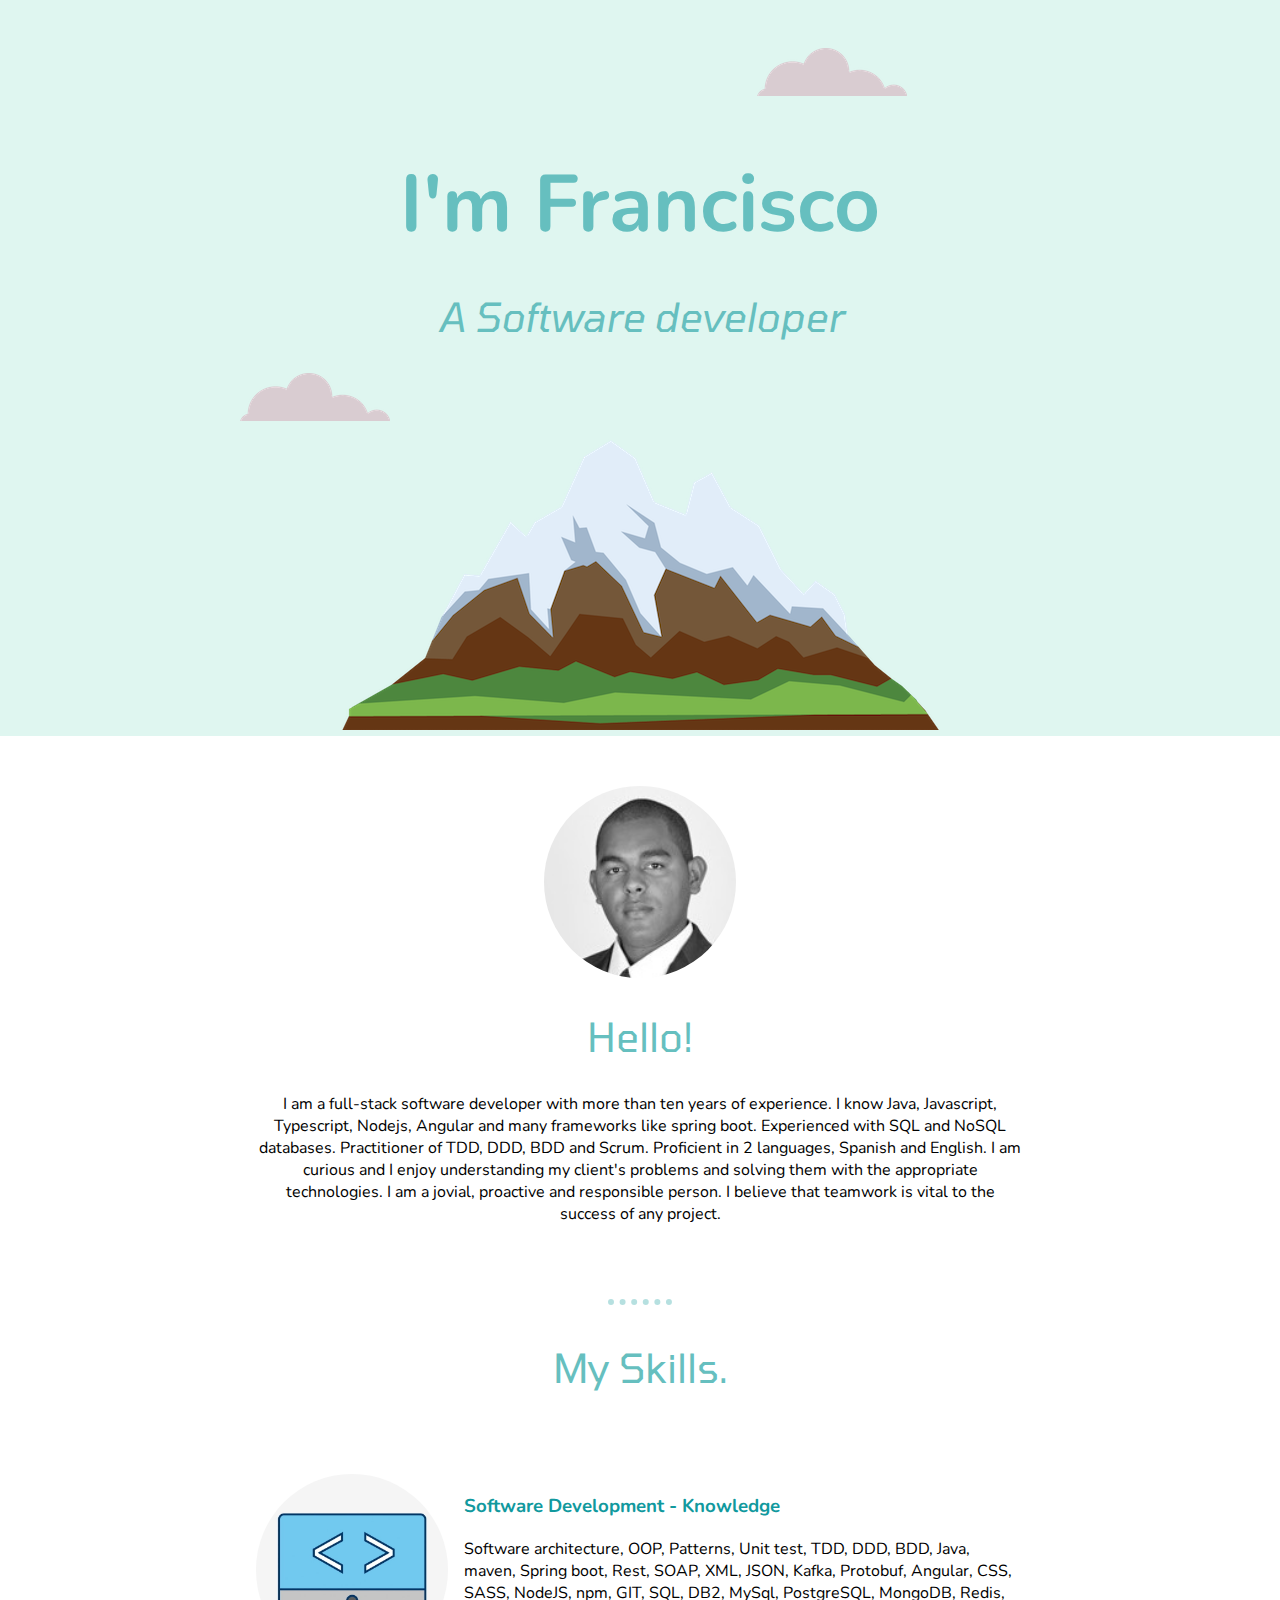
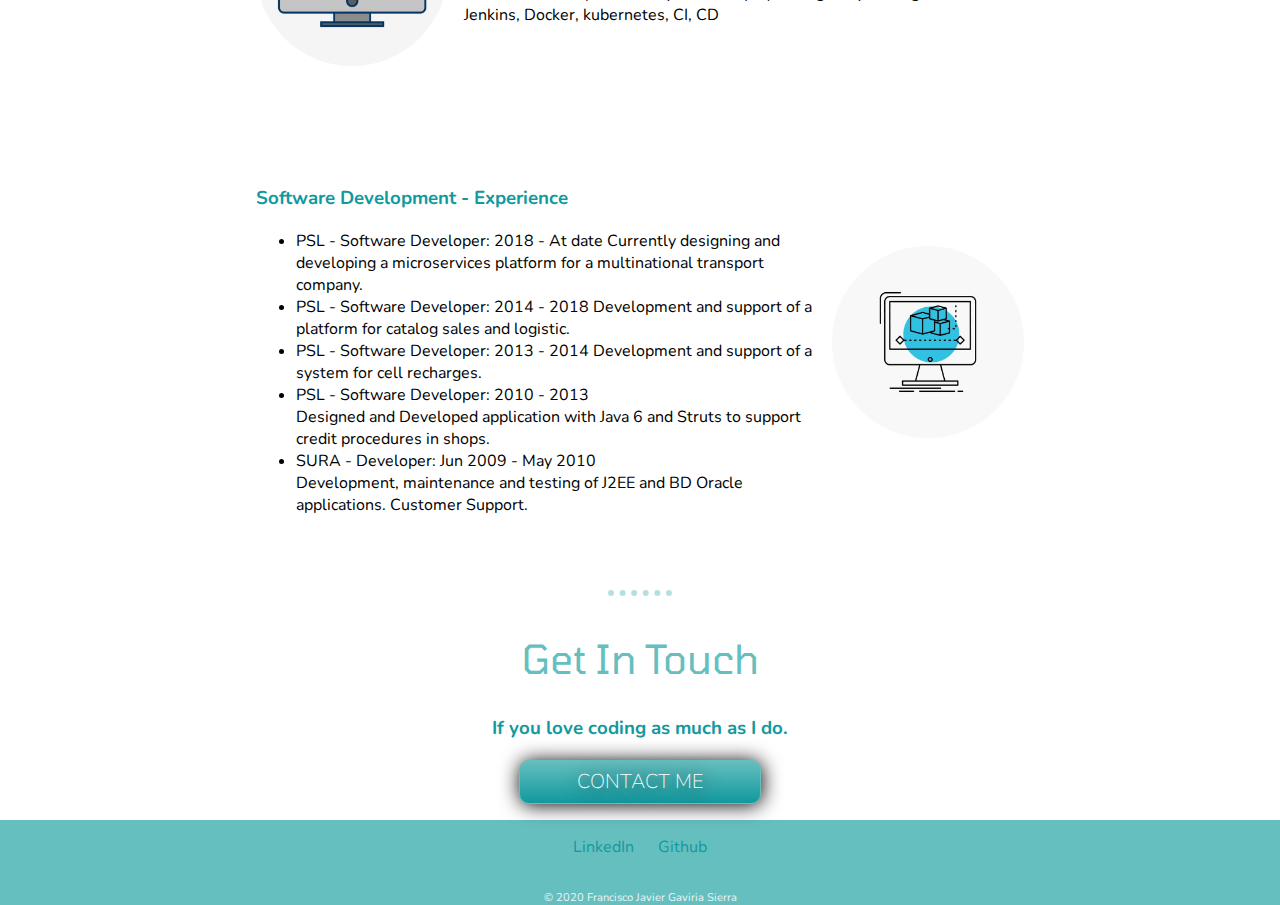
<file: index.html>
<!DOCTYPE html>
<html lang="en">

<head>
  <meta charset="UTF-8">
  <meta name="viewport" content="width=device-width, initial-scale=1.0">
  <meta http-equiv="X-UA-Compatible" content="ie=edge">
  <title>Francisco J Gaviria Sierra</title>
  <link rel="stylesheet" href="css/main.css">
  <link rel="shortcut icon" href="favicon2.ico" type="image/x-icon">
  <link href="https://fonts.googleapis.com/css?family=Nunito|Tomorrow&display=swap" rel="stylesheet">
</head>

<body>
  <div class="top-container">
    <img class="top-cloud" src="images/cloud.png" alt="cloud">
    <h1>I'm Francisco</h1>
    <h2><em>A Software developer</em></h2>
    <img class="bottom-cloud" src="images/cloud.png" alt="cloud">
    <img src="images/mountain.png" alt="mountain">
  </div>

  <div class="middle-container">
    <div class="profile">
      <img class="circular" src="images/aboutme.jpeg" alt="Francisco">
      <h2>Hello!</h2>
      <p>
        I am a full-stack software developer with more than ten years of experience.
        I know Java, Javascript, Typescript, Nodejs, Angular and many frameworks like spring boot.
        Experienced with SQL and NoSQL databases. Practitioner of TDD, DDD, BDD and Scrum.
        Proficient in 2 languages, Spanish and English.
        I am curious and I enjoy understanding my client's problems and solving them with the appropriate technologies.
        I am a jovial, proactive and responsible person. I believe that teamwork is vital to the success of any project.
      </p>
    </div>
    <hr>
    <div class="skills">
      <h2>My Skills.</h2>
      <div class="skill-row">
        <img class="circular left" src="images/computer-blue.jpg" alt="Skills">
        <h3>Software Development - Knowledge</h3>
        <p>
          Software architecture, OOP, Patterns, Unit test, TDD, DDD, BDD, Java, maven, Spring boot, Rest, SOAP, XML,
          JSON, Kafka, Protobuf, Angular, CSS, SASS, NodeJS, npm, GIT, SQL, DB2, MySql, PostgreSQL, MongoDB, Redis,
          Jenkins, Docker, kubernetes, CI, CD </p>
      </div>
      <div class="skill-row">
        <img class="circular right" src="images/computer.jpg" alt="Skills">

        <h3>Software Development - Experience</h3>
        <ul>
          <li>
            PSL - Software Developer: 2018 - At date
            Currently designing and developing a microservices platform for a multinational transport company.
          </li>
          <li>
            PSL - Software Developer: 2014 - 2018
            Development and support of a platform for catalog sales and logistic.
          </li>
          <li>
            PSL - Software Developer: 2013 - 2014
            Development and support of a system for cell recharges.
          </li>
          <li>
            PSL - Software Developer: 2010 - 2013
            <br>Designed and Developed application with Java 6 and Struts to support credit procedures in shops.
          </li>
          <li>
            SURA - Developer: Jun 2009 - May 2010
            <br>Development, maintenance and testing of J2EE and BD Oracle applications. Customer Support.
          </li>
        </ul>
      </div>
    </div>
    <hr>
    <div>
      <h2>Get In Touch</h2>
      <h3>If you love coding as much as I do.</h3>
      <p></p>
      <a class="button-contact-me" href="mailto:fxiajavier@gmail.com?Subject=HelloWorld">CONTACT ME</a>
    </div>
  </div>
  <footer class="footer-container">
    <a class="footer-link" href="www.linkedin.com/in/francisco-javier-gaviria-sierra-206b9433">LinkedIn</a>
    <a class="footer-link" href="https://github.com/PachoJGaviria">Github</a>
    <p class="copyright">© 2020 Francisco Javier Gaviria Sierra</p>
  </footer>
</body>

</html>
</file>
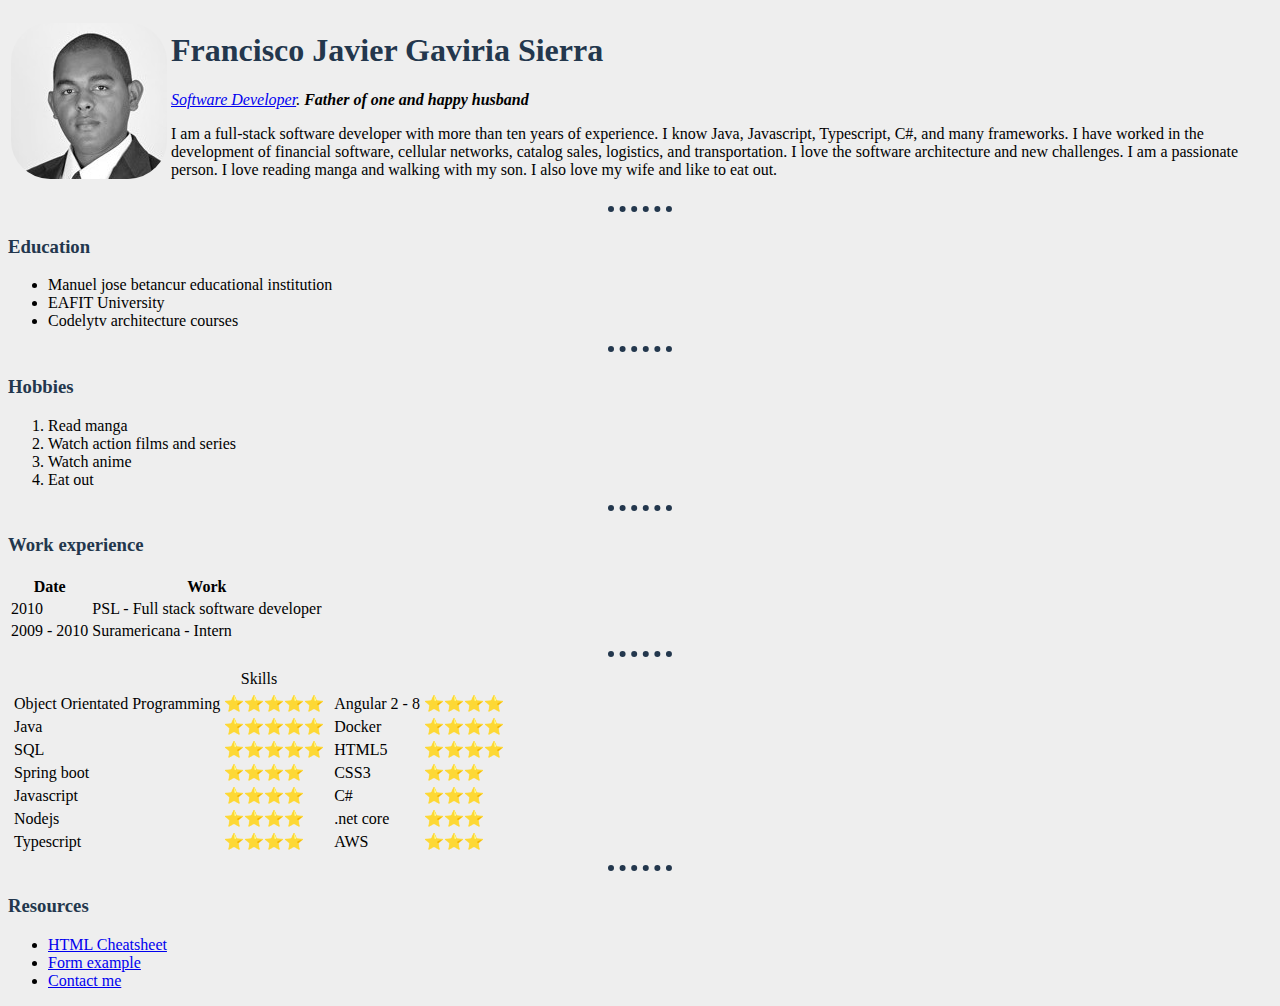
<file: aboutme/index.html>
<!DOCTYPE html>
<html lang="en">

<head>
  <meta charset="UTF-8">
  <meta name="viewport" content="width=device-width, initial-scale=1.0">
  <meta http-equiv="X-UA-Compatible" content="ie=edge">
  <title>😉Francisco J Gaviria Sierra</title>
  <link rel="stylesheet" href="css/main.css">
  <link rel="shortcut icon" href="favicon.ico" type="image/x-icon">
</head>

<body>
  <table>
    <tbody>
      <tr>
        <td><img src="images/aboutme.jpeg" class="circular" alt="Francisco Javier Gaviria Sierra"></td>
        <td>
          <h1>Francisco Javier Gaviria Sierra</h1>
          <p><em><a href="https://www.linkedin.com/in/francisco-javier-gaviria-sierra-206b9433/">Software
                Developer</a>.
              <strong>Father of one and happy husband</strong></em></p>
          <p>
            I am a full-stack software developer with more than ten years of experience. I know Java,
            Javascript, Typescript, C#, and many frameworks. I have worked in the development of financial
            software, cellular networks, catalog sales, logistics, and transportation. I love the software
            architecture and new challenges. I am a passionate person. I love reading manga and walking with
            my son. I also love my wife and like to eat out.
          </p>
        </td>
      </tr>
    </tbody>
  </table>
  <hr>
  <h3>Education</h3>
  <ul>
    <li>Manuel jose betancur educational institution</li>
    <li>EAFIT University</li>
    <li>Codelytv architecture courses</li>
  </ul>
  <hr>
  <h3>Hobbies</h3>
  <p>
    <ol>
      <li>Read manga</li>
      <li>Watch action films and series</li>
      <li>Watch anime</li>
      <li>Eat out</li>
    </ol>
  </p>
  <hr>
  <h3>Work experience</h3>
  <table>
    <thead>
      <tr>
        <th>
          Date
        </th>
        <th>
          Work
        </th>
      </tr>
    </thead>
    <tbody>
      <tr>
        <td>2010</td>
        <td>PSL - Full stack software developer</td>
      </tr>
      <tr>
        <td>2009 - 2010</td>
        <td>Suramericana - Intern</td>
      </tr>

    </tbody>
  </table>
  <hr>
  <table>
    <caption>Skills</caption>
    <tbody>
      <tr>
        <td>
          <table>
            <tr>
              <td>Object Orientated Programming</td>
              <td>⭐⭐⭐⭐⭐</td>
            </tr>
            <tr>
              <td>Java</td>
              <td>⭐⭐⭐⭐⭐</td>
            </tr>
            <tr>
              <td>SQL</td>
              <td>⭐⭐⭐⭐⭐</td>
            </tr>
            <tr>
              <td>Spring boot</td>
              <td>⭐⭐⭐⭐</td>
            </tr>
            <tr>
              <td>Javascript</td>
              <td>⭐⭐⭐⭐</td>
            </tr>
            <tr>
              <td>Nodejs</td>
              <td>⭐⭐⭐⭐</td>
            </tr>
            <tr>
              <td>Typescript</td>
              <td>⭐⭐⭐⭐</td>
            </tr>
          </table>
        </td>
        <td>
          <table>

            <tr>
              <td>Angular 2 - 8</td>
              <td>⭐⭐⭐⭐</td>
            </tr>
            <tr>
              <td>Docker</td>
              <td>⭐⭐⭐⭐</td>
            </tr>
            <tr>
              <td>HTML5</td>
              <td>⭐⭐⭐⭐</td>
            </tr>
            <tr>
              <td>CSS3</td>
              <td>⭐⭐⭐</td>
            </tr>
            <tr>
              <td>C#</td>
              <td>⭐⭐⭐</td>
            </tr>
            <tr>
              <td>.net core</td>
              <td>⭐⭐⭐</td>
            </tr>
            <tr>
              <td>AWS</td>
              <td>⭐⭐⭐</td>
            </tr>
          </table>
        </td>
      </tr>
    </tbody>
  </table>
  <hr>
  <h3>Resources</h3>
  <ul>
    <li><a href="https://web.stanford.edu/group/csp/cs21/htmlcheatsheet.pdf" download="htmlcheatsheet.pdf">HTML
        Cheatsheet</a></li>
    <li><a href="form.html">Form example</a></li>
    <li><a href="contact-me.html">Contact me</a></li>

  </ul>
</body>

</html>
</file>
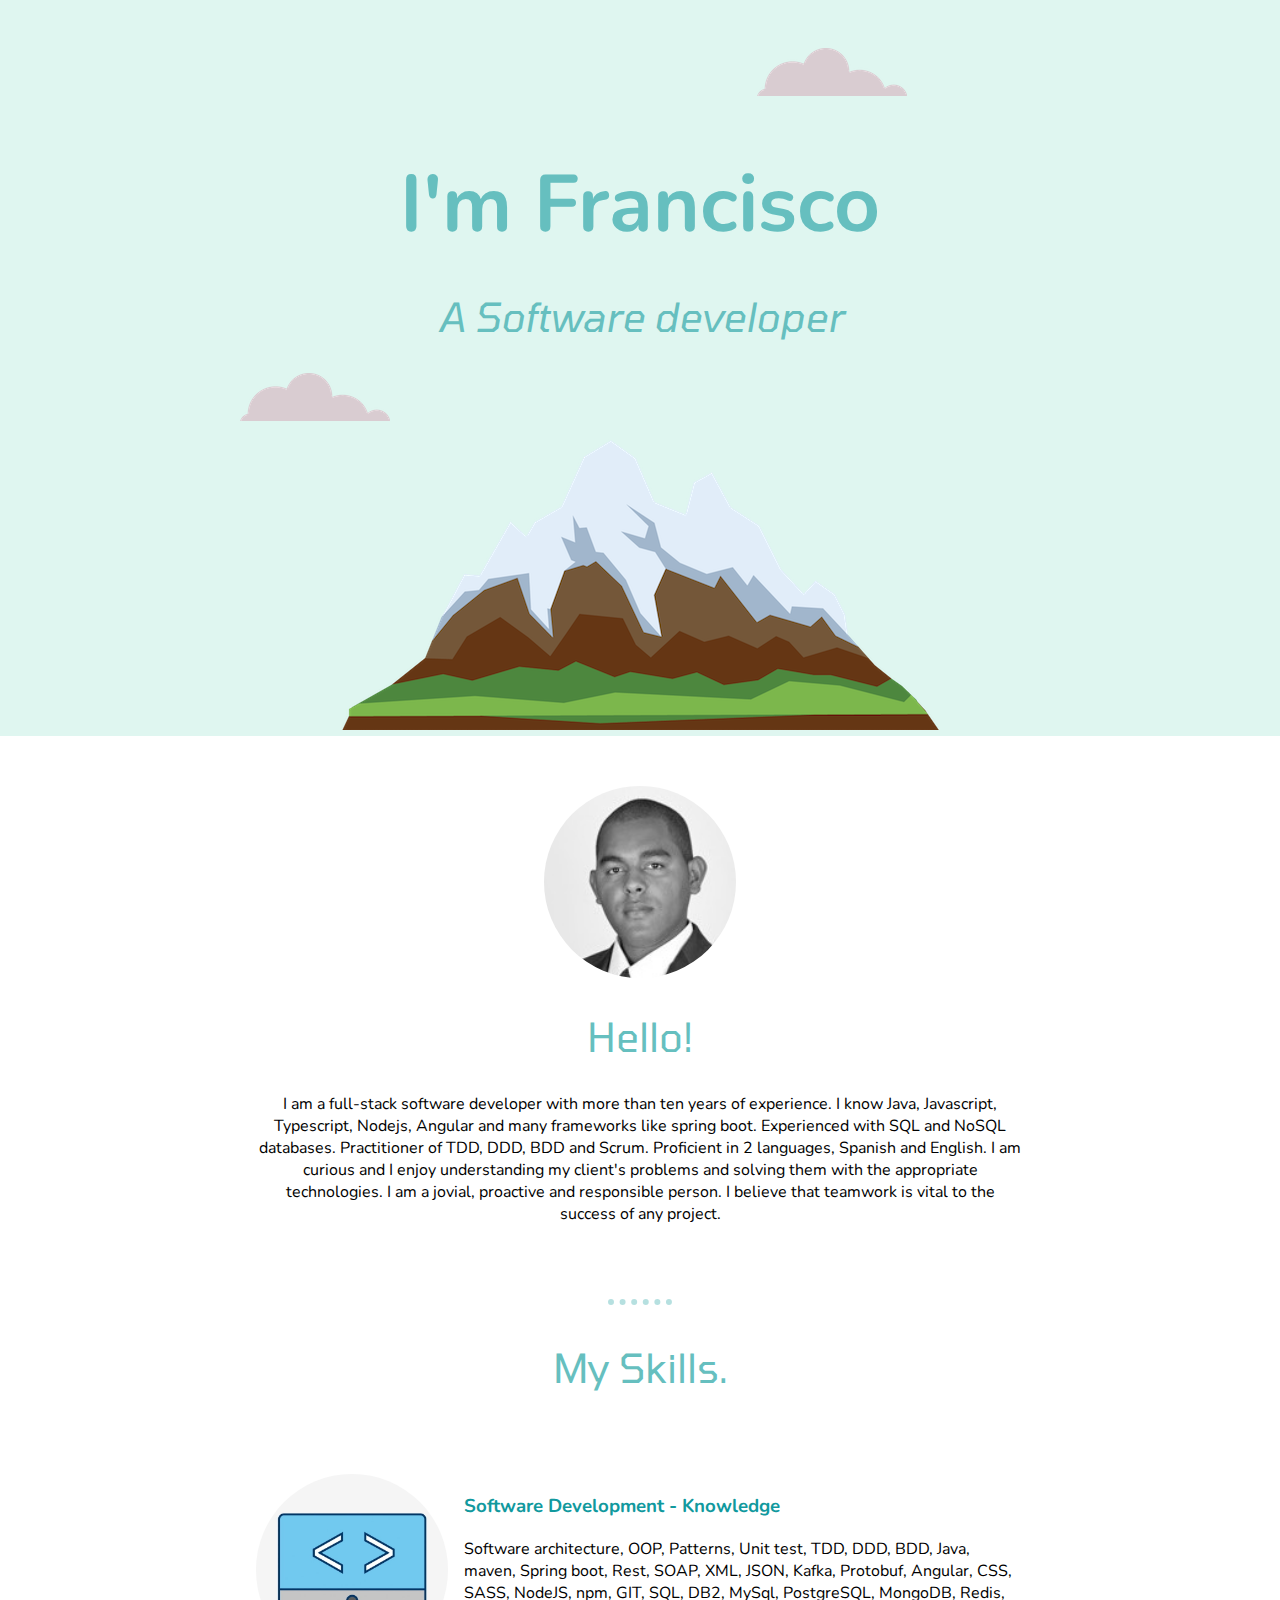
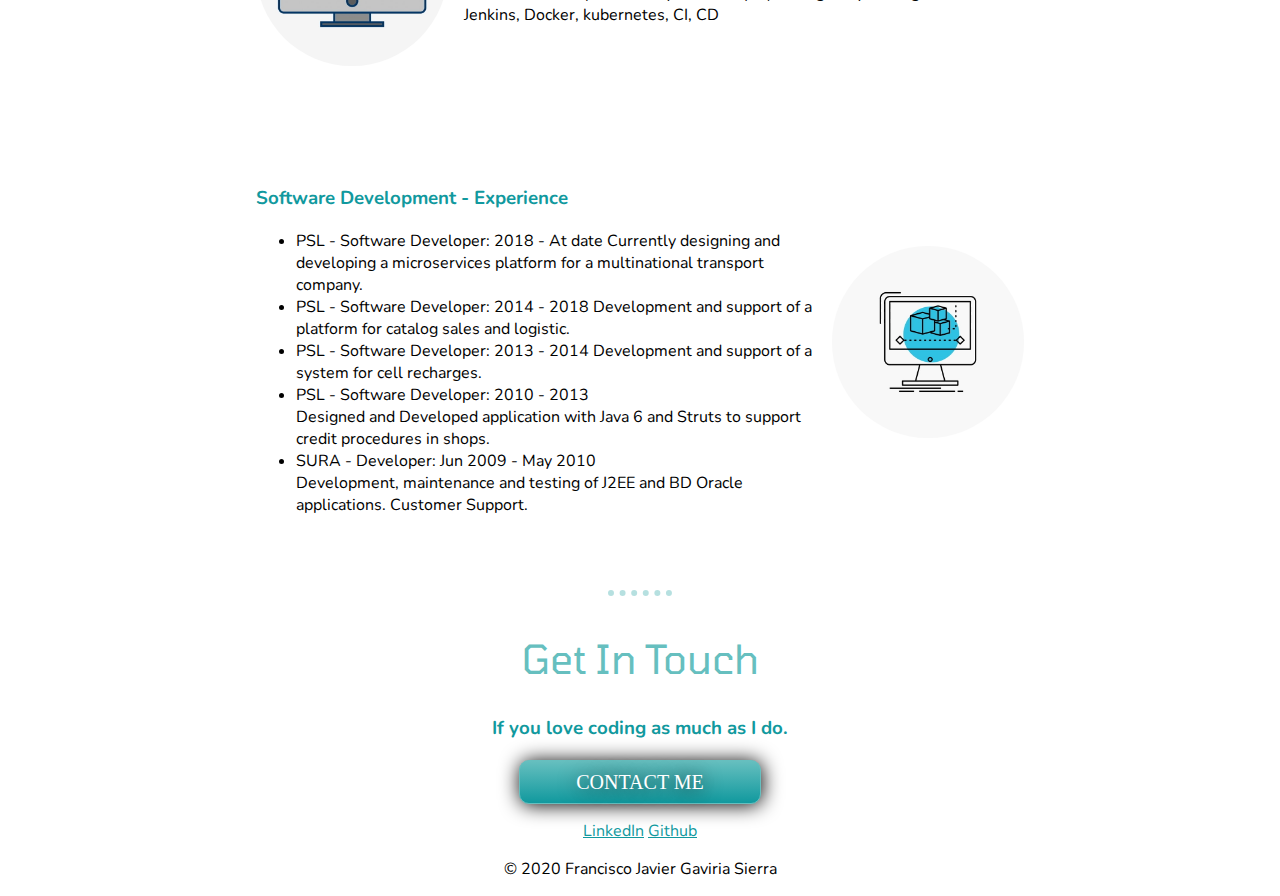
<file: aboutme2/index.html>
<!DOCTYPE html>
<html lang="en">

<head>
  <meta charset="UTF-8">
  <meta name="viewport" content="width=device-width, initial-scale=1.0">
  <meta http-equiv="X-UA-Compatible" content="ie=edge">
  <title>Francisco J Gaviria Sierra</title>
  <link rel="stylesheet" href="css/main.css">
  <link rel="shortcut icon" href="favicon2.ico" type="image/x-icon">
  <link href="https://fonts.googleapis.com/css?family=Nunito|Tomorrow&display=swap" rel="stylesheet">
</head>

<body>
  <div class="top-container">
    <img class="top-cloud" src="images/cloud.png" alt="cloud">
    <h1>I'm Francisco</h1>
    <h2><em>A Software developer</em></h2>
    <img class="bottom-cloud" src="images/cloud.png" alt="cloud">
    <img src="images/mountain.png" alt="mountain">
  </div>

  <div class="middle-container">
    <div class="profile">
      <img class="circular" src="images/aboutme.jpeg" alt="Francisco">
      <h2>Hello!</h2>
      <p>
        I am a full-stack software developer with more than ten years of experience.
        I know Java, Javascript, Typescript, Nodejs, Angular and many frameworks like spring boot.
        Experienced with SQL and NoSQL databases. Practitioner of TDD, DDD, BDD and Scrum.
        Proficient in 2 languages, Spanish and English.
        I am curious and I enjoy understanding my client's problems and solving them with the appropriate technologies.
        I am a jovial, proactive and responsible person. I believe that teamwork is vital to the success of any project.
      </p>
    </div>
    <hr>
    <div class="skills">
      <h2>My Skills.</h2>
      <div class="skill-row">
        <img class="circular left" src="images/computer-blue.jpg" alt="Skills">
        <h3>Software Development - Knowledge</h3>
        <p>
          Software architecture, OOP, Patterns, Unit test, TDD, DDD, BDD, Java, maven, Spring boot, Rest, SOAP, XML,
          JSON, Kafka, Protobuf, Angular, CSS, SASS, NodeJS, npm, GIT, SQL, DB2, MySql, PostgreSQL, MongoDB, Redis,
          Jenkins, Docker, kubernetes, CI, CD </p>
      </div>
      <div class="skill-row">
        <img class="circular right" src="images/computer.jpg" alt="Skills">

        <h3>Software Development - Experience</h3>
        <ul>
          <li>
            PSL - Software Developer: 2018 - At date
            Currently designing and developing a microservices platform for a multinational transport company.
          </li>
          <li>
            PSL - Software Developer: 2014 - 2018
            Development and support of a platform for catalog sales and logistic.
          </li>
          <li>
            PSL - Software Developer: 2013 - 2014
            Development and support of a system for cell recharges.
          </li>
          <li>
            PSL - Software Developer: 2010 - 2013
            <br>Designed and Developed application with Java 6 and Struts to support credit procedures in shops.
          </li>
          <li>
            SURA - Developer: Jun 2009 - May 2010
            <br>Development, maintenance and testing of J2EE and BD Oracle applications. Customer Support.
          </li>
        </ul>
      </div>
    </div>
    <hr>
    <div class="contact-me">
      <h2>Get In Touch</h2>
      <h3>If you love coding as much as I do.</h3>
      <p></p>
      <a class="button-contact-me" href="mailto:fxiajavier@gmail.com?Subject=HelloWorld">CONTACT ME</a>
    </div>
  </div>
  <div class="bottom-container">
    <a class="footer-link" href="www.linkedin.com/in/francisco-javier-gaviria-sierra-206b9433">LinkedIn</a>
    <a class="footer-link" href="https://github.com/PachoJGaviria">Github</a>
    <p>© 2020 Francisco Javier Gaviria Sierra</p>
  </div>
</body>

</html>
</file>
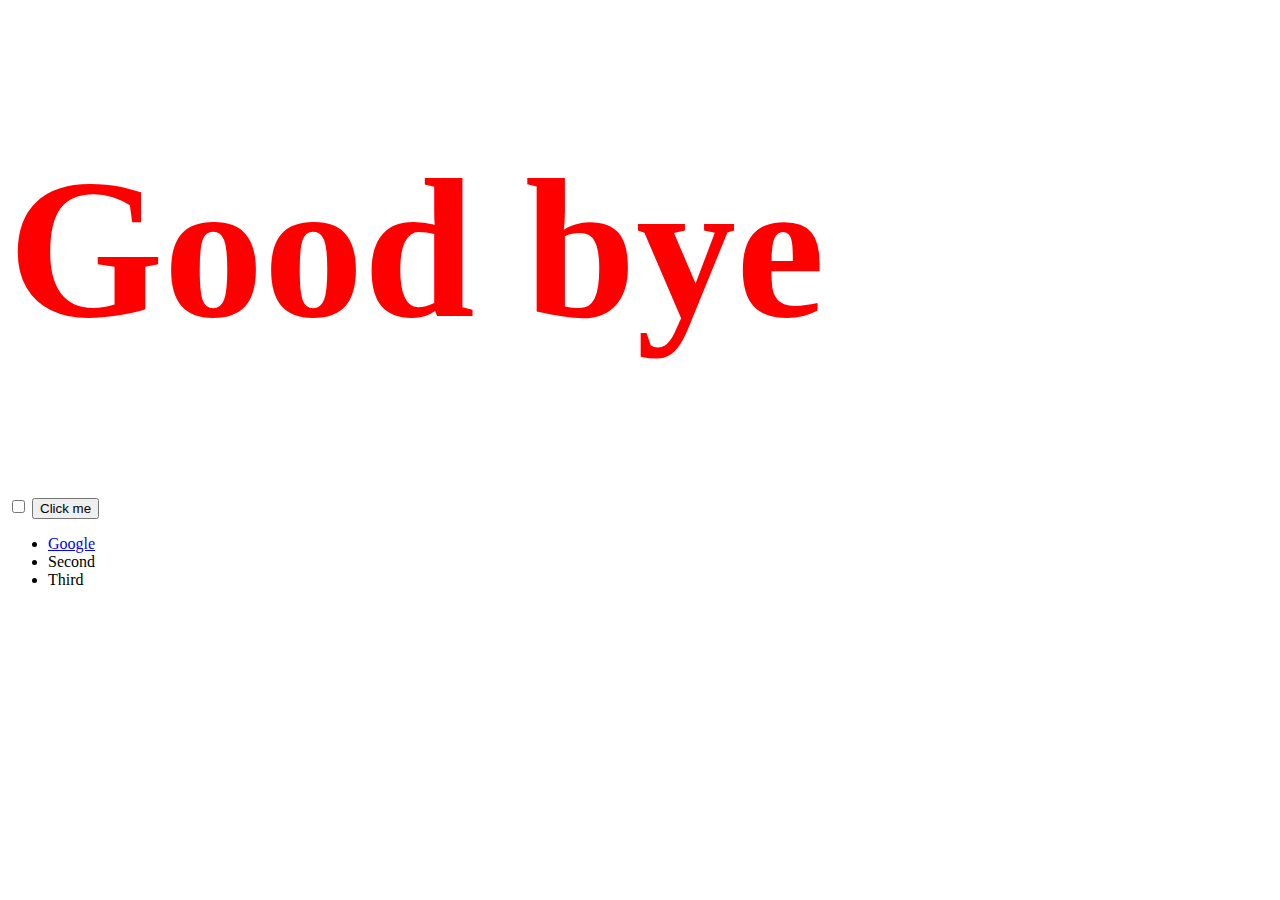
<file: DOM/index.html>
<!DOCTYPE html>
<html lang="en">

<head>
    <meta charset="UTF-8">
    <meta name="viewport" content="width=device-width, initial-scale=1.0">
    <title>DOM</title>
    <link rel="stylesheet" href="styles.css">
</head>

<body>
    <!-- inline script bad practice -->
    <h1>Document Object Model</h1>
    
    <input type="checkbox">

    <button style=":active: color: red;">Click me</button>
    <ul>
        <li class="list">
          <a href="https://www.google.com">Google</a>
        </li>
        <li class="list">Second</li>
        <li class="list">Third</li>
      </ul>


    <!--<script>
        alert('Hello')
    </script>-->

    <script src="index.js" charset="utf-8"></script>
</body>

</html>
</file>
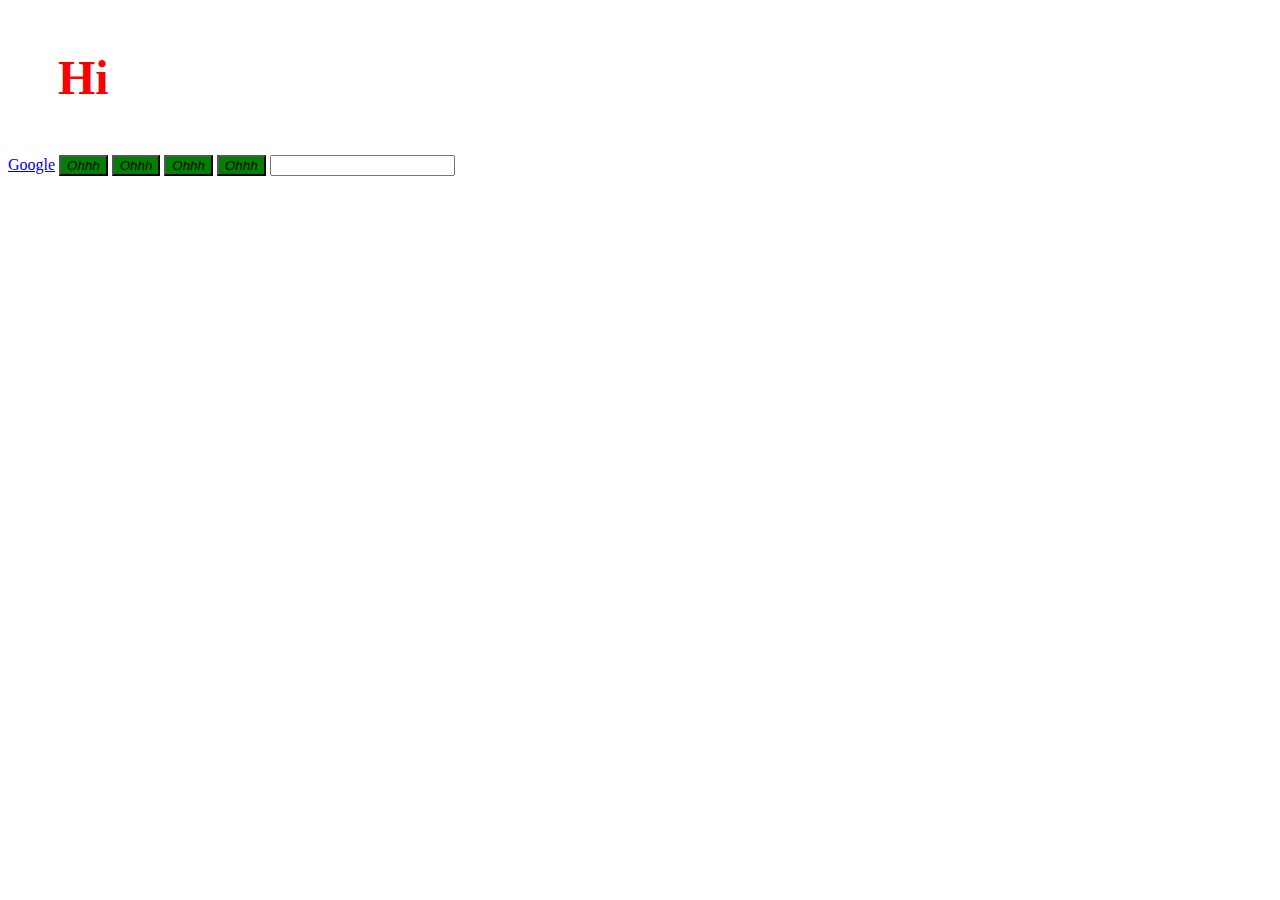
<file: jQuery/index.html>
<!DOCTYPE html>
<html lang="en">

<head>
  <meta charset="UTF-8">
  <meta name="viewport" content="width=device-width, initial-scale=1.0">
  <title>jQuery</title>
  <link rel="stylesheet" href="style.css">
</head>

<body>
  <h1>Hello</h1>

  <a href="www.google.com">Google</a>

  <button>Click me</button>
  <button>Click me</button>
  <button>Click me</button>
  <button>Click me</button>
  <input>


  <script src="https://ajax.googleapis.com/ajax/libs/jquery/3.5.1/jquery.min.js"></script>
  <script src="index.js" charset="utf-8"></script>
</body>


</html>
</file>
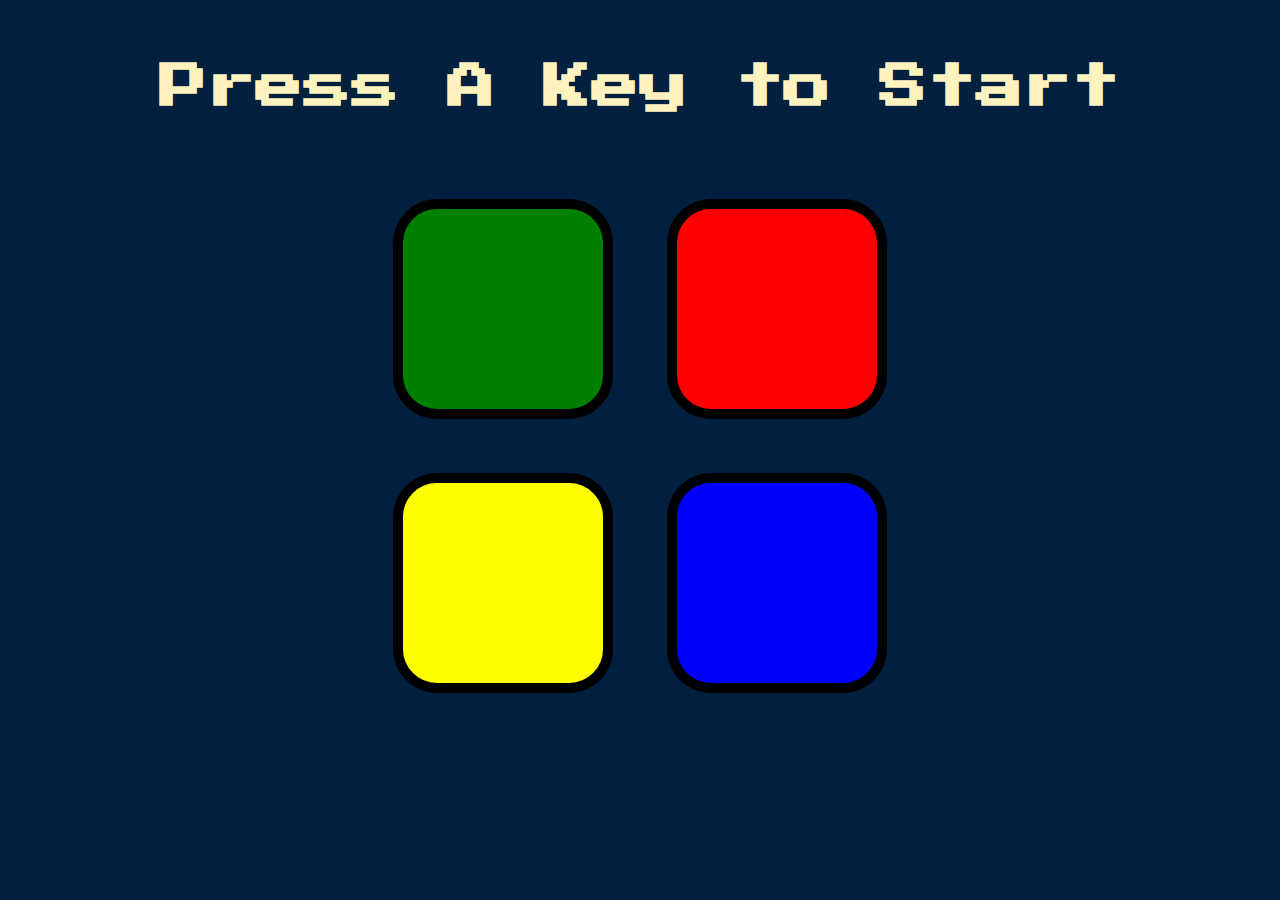
<file: SimonGame/index.html>
<!DOCTYPE html>
<html lang="en" dir="ltr">

<head>
  <meta charset="utf-8">
  <title>Simon</title>
  <link rel="stylesheet" href="styles.css">
  <link href="https://fonts.googleapis.com/css?family=Press+Start+2P" rel="stylesheet">
</head>

<body>
  <h1 id="level-title">Press A Key to Start</h1>
  <div class="container">
    <div lass="row">

      <div type="button" id="green" class="btn green">

      </div>

      <div type="button" id="red" class="btn red">

      </div>
    </div>

    <div class="row">

      <div type="button" id="yellow" class="btn yellow">

      </div>
      <div type="button" id="blue" class="btn blue">

      </div>

    </div>

  </div>

  <script src="https://ajax.googleapis.com/ajax/libs/jquery/3.5.1/jquery.min.js"></script>
  <script src="game.js" charset="utf-8"></script>
</body>

</html>
</file>
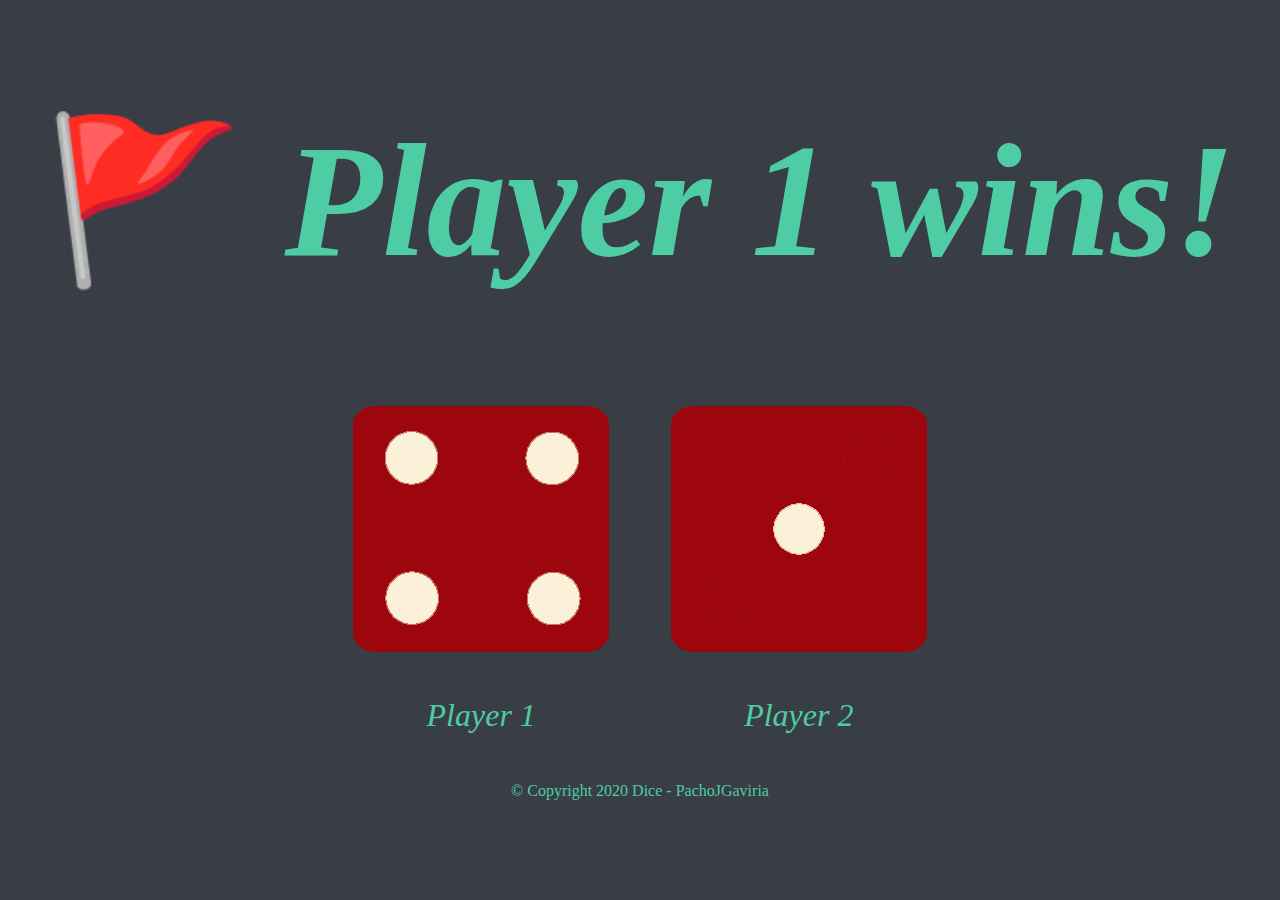
<file: DOM/dice/index.html>
<!DOCTYPE html>
<html lang="en">

<head>
  <meta charset="UTF-8">
  <meta name="viewport" content="width=device-width, initial-scale=1.0">
  <title>Decide</title>
  <link rel="stylesheet" href="styles.css">
</head>

<body>
  <section class="title">
    <h1><em>Refresh me</em></h1>
  </section>
  <section class="game-area">
    <div class="container">
      <div class="player player1">
        <img src="images/dice6.png" alt="dice 6">
        <p><em>Player 1</em></p>
      </div>
      <div class="player player2">
        <img src="images/dice6.png" alt="dice 6">
        <p><em>Player 2</em></p>
      </div>
    </div>
  </section>
  <footer>
    <p>© Copyright 2020 Dice - PachoJGaviria</p>
  </footer>
  <script src="index.js" charset="utf-8"></script>
</body>

</html>
</file>
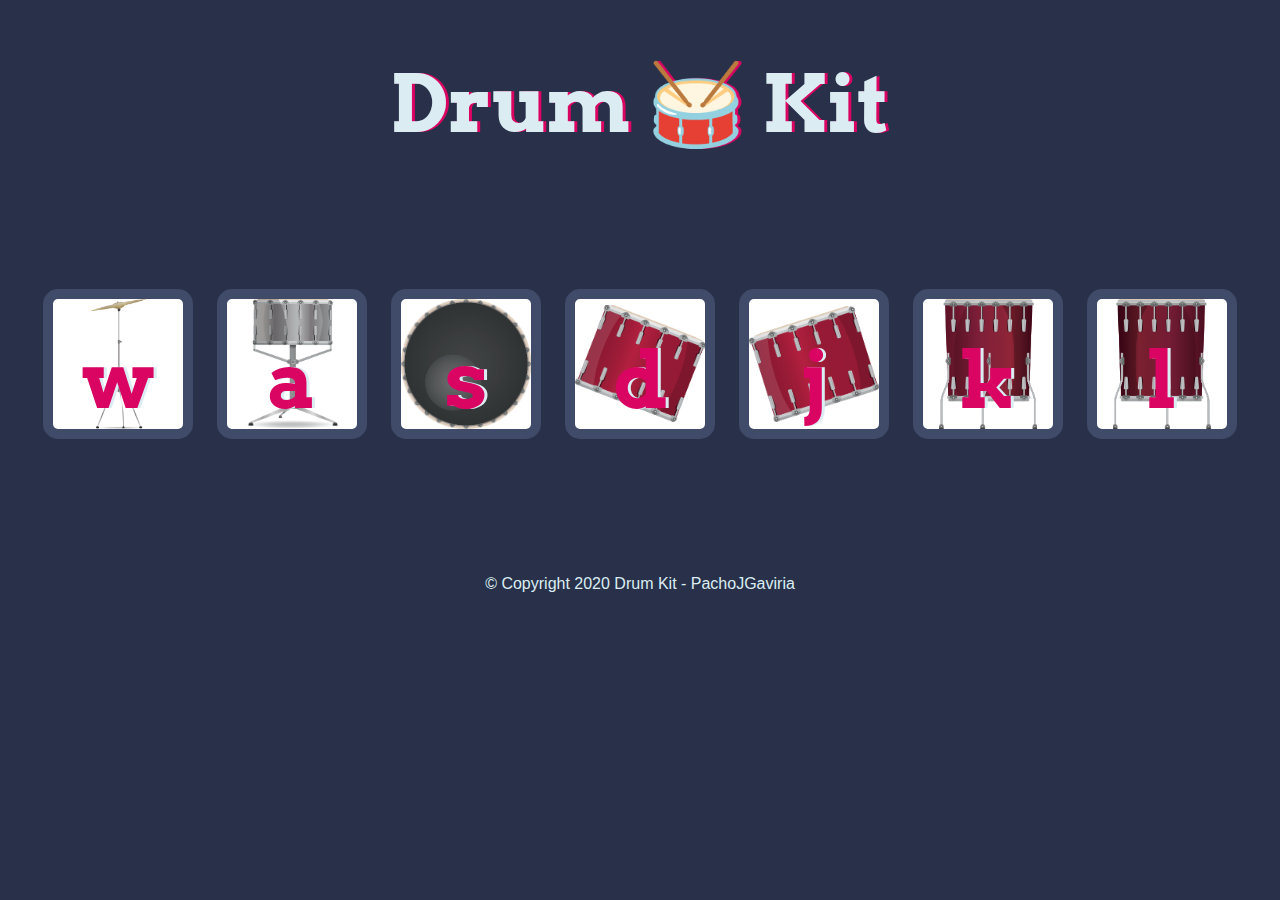
<file: DOM/DrumKit/index.html>
<!DOCTYPE html>
<html lang="en" dir="ltr">

<head>
  <meta charset="utf-8">
  <title>Drum Kit</title>
  <link rel="stylesheet" href="styles.css">
  <link href="https://fonts.googleapis.com/css?family=Arvo" rel="stylesheet">
</head>

<body>

  <h1 id="title">Drum 🥁 Kit</h1>
  <div class="set">
    <button class="w drum">w</button>
    <button class="a drum">a</button>
    <button class="s drum">s</button>
    <button class="d drum">d</button>
    <button class="j drum">j</button>
    <button class="k drum">k</button>
    <button class="l drum">l</button>
  </div>


  <footer>
    <p>© Copyright 2020 Drum Kit - PachoJGaviria</p>
  </footer>
  <script src="index.js" charset="utf-8"></script>
</body>

</html>
</file>
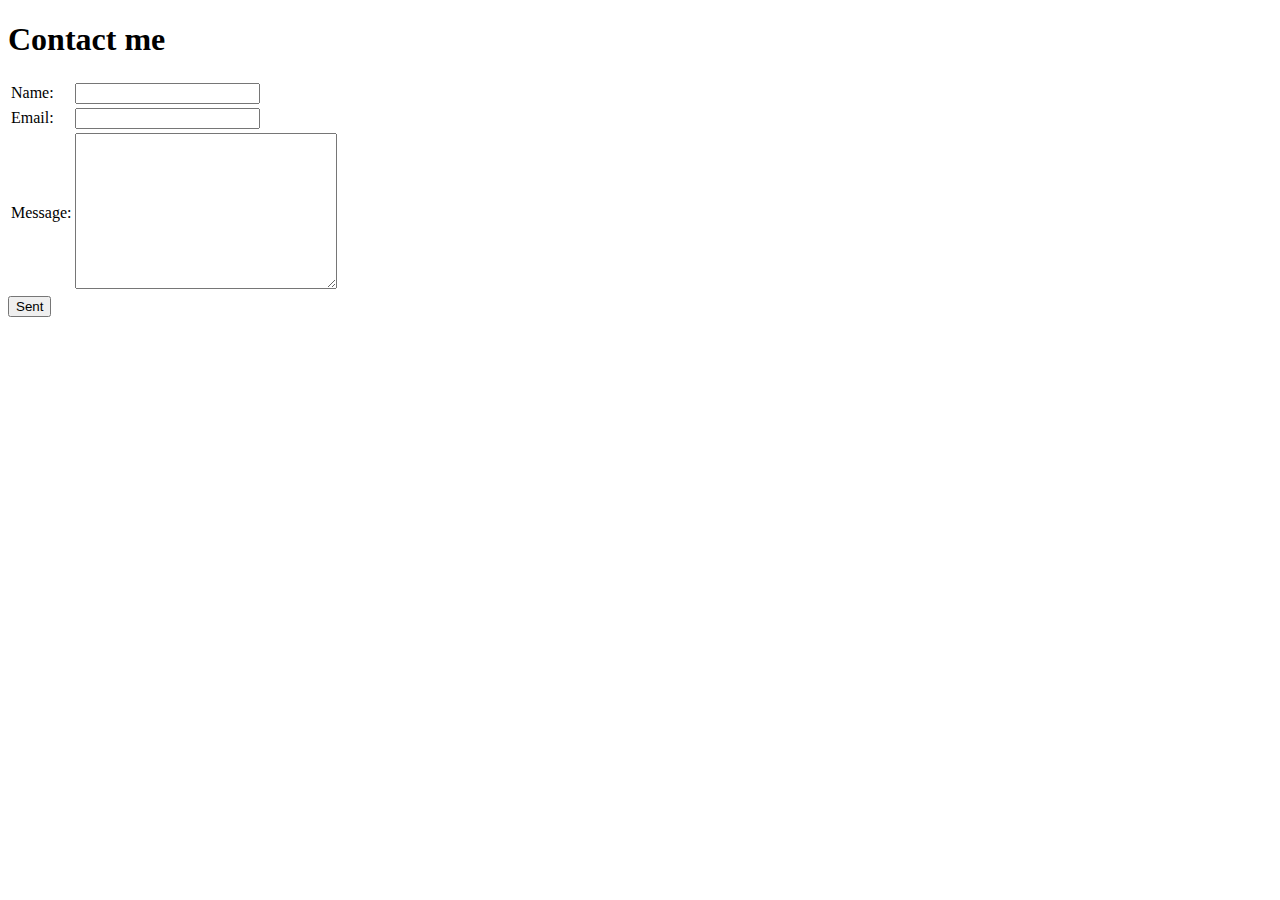
<file: contact-me.html>
<!DOCTYPE html>
<html lang="en">

<head>
    <meta charset="UTF-8">
    <meta name="viewport" content="width=device-width, initial-scale=1.0">
    <meta http-equiv="X-UA-Compatible" content="ie=edge">
    <title>Document</title>
</head>

<body>
    <h1>Contact me</h1>
    <form action="mailto:info@info.com" method="post" enctype="text/plain">
        <table>
            <tr>
                <td>
                    <label for="name">Name:</label>
                </td>
                <td>
                    <input type="text" name="name" id="name" value="">
                </td>
            </tr>
            <tr>
                <td>
                    <label for="email">Email:</label>
                </td>
                <td>
                    <input type="email" name="email" id="email">
                </td>
            </tr>
            <tr>
                <td>
                    <label for="message">Message:</label>
                </td>
                <td>
                    <textarea id="message" name="message" cols="30" rows="10"></textarea>
                </td>
            </tr>
        </table>
        <input type="submit" value="Sent">
    </form>
</body>

</html>
</file>
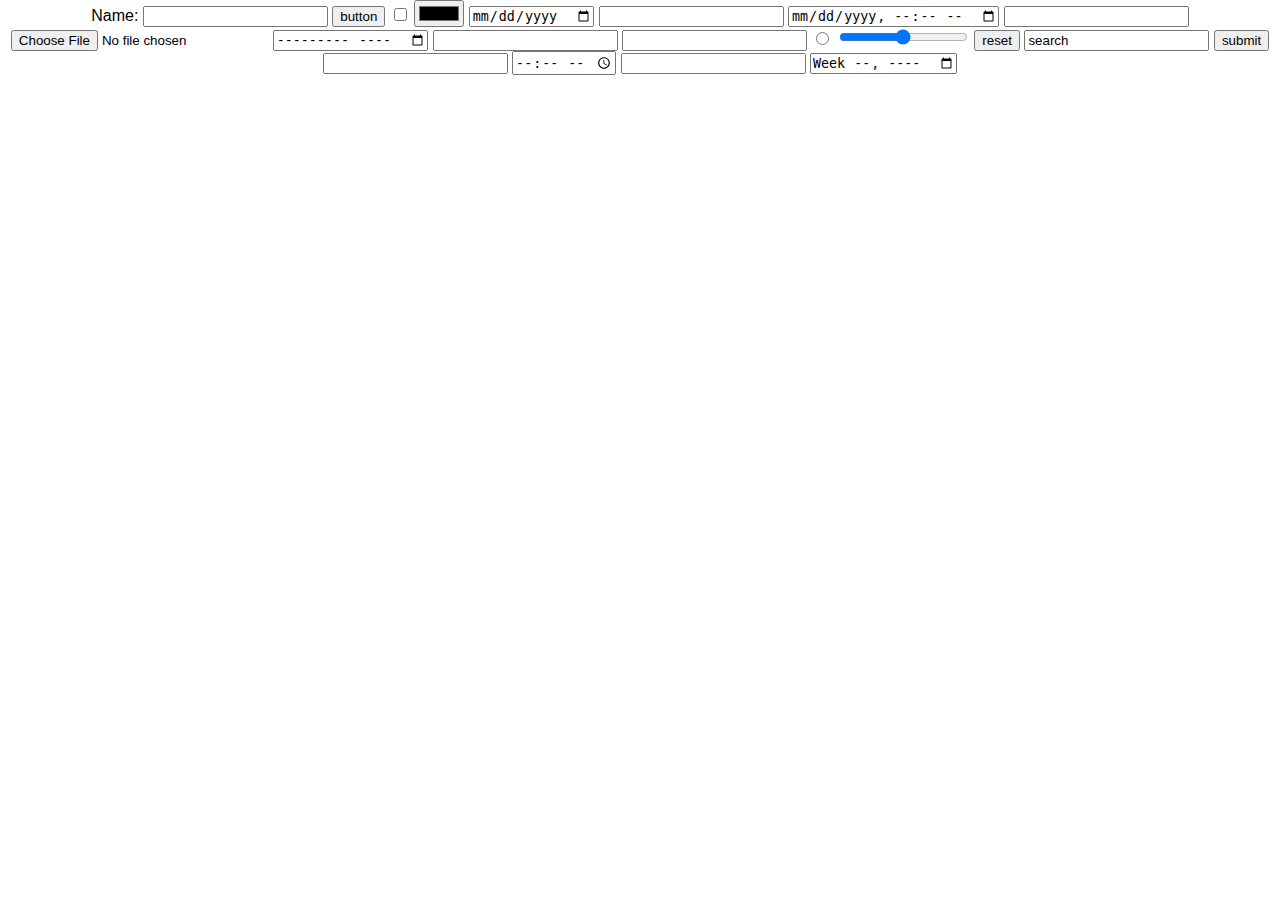
<file: form.html>
<!DOCTYPE html>
<html lang="en">

<head>
    <meta charset="UTF-8">
    <meta name="viewport" content="width=device-width, initial-scale=1.0">
    <meta http-equiv="X-UA-Compatible" content="ie=edge">
    <title>Form example</title>
    <link rel="stylesheet" href="css/main.css">
</head>

<body>

    <form>
        <label>Name:</label>
        <input type="text" value="">
        <input type="button" value="button">
        <input type="checkbox" value="">
        <input type="color" value="">
        <input type="date" value="">
        <input type="datetime" value="">
        <input type="datetime-local" value="">
        <input type="email" value="">
        <input type="file" value="">
        <input type="hidden" value="">
        <input type="image" value="">
        <input type="month" value="">
        <input type="number" value="">
        <input type="password" value="">
        <input type="radio" value="">
        <input type="range" value="">
        <input type="reset" value="reset">
        <input type="search" value="search">
        <input type="submit" value="submit">
        <input type="tel" value="">
        <input type="time" value="">
        <input type="url" value="">
        <input type="week" value="">
    </form>

</body>

</html>
</file>
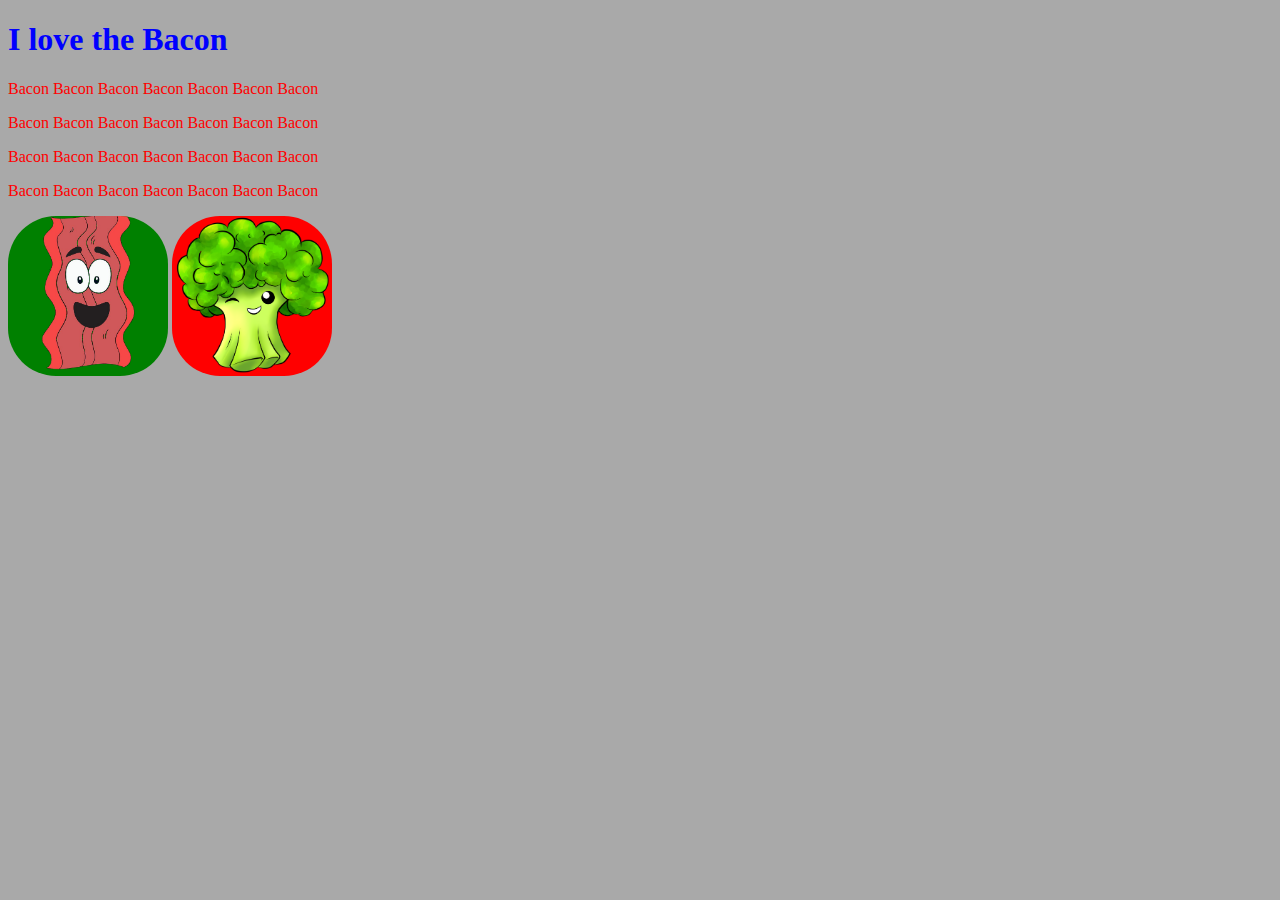
<file: aboutme/bacon.html>
<!DOCTYPE html>
<html lang="en">

<head>
    <meta charset="UTF-8">
    <meta name="viewport" content="width=device-width, initial-scale=1.0">
    <meta http-equiv="X-UA-Compatible" content="ie=edge">
    <title>Bacon</title>
    <link rel="stylesheet" href="css/bacon.css">
</head>

<body>
    <h1 id="title">I love the Bacon</h1>
    <p>Bacon Bacon Bacon Bacon Bacon Bacon Bacon</p>
    <p>Bacon Bacon Bacon Bacon Bacon Bacon Bacon</p>
    <p>Bacon Bacon Bacon Bacon Bacon Bacon Bacon</p>
    <p>Bacon Bacon Bacon Bacon Bacon Bacon Bacon</p>
    <img class="bacon circular" src="images/bacon2.png" alt="funny bacon">
    <img class="broccoli circular" src="images/broccoli.png" alt="broccoli">
</body>

</html>
</file>
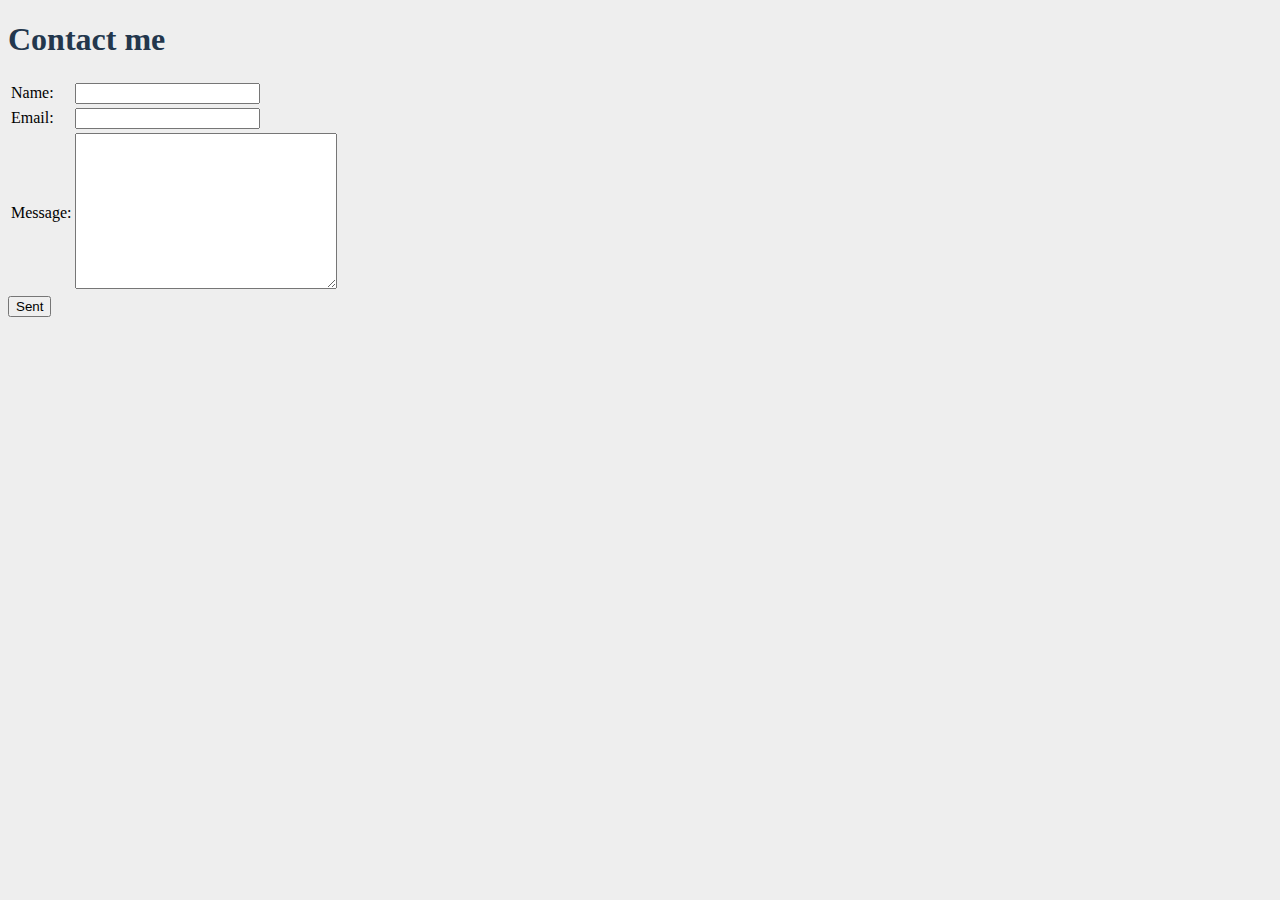
<file: aboutme/contact-me.html>
<!DOCTYPE html>
<html lang="en">

<head>
    <meta charset="UTF-8">
    <meta name="viewport" content="width=device-width, initial-scale=1.0">
    <meta http-equiv="X-UA-Compatible" content="ie=edge">
    <title>Document</title>
    <link rel="stylesheet" href="css/main.css">
</head>

<body>
    <h1>Contact me</h1>
    <form action="mailto:info@info.com" method="post" enctype="text/plain">
        <table>
            <tr>
                <td>
                    <label for="name">Name:</label>
                </td>
                <td>
                    <input type="text" name="name" id="name" value="">
                </td>
            </tr>
            <tr>
                <td>
                    <label for="email">Email:</label>
                </td>
                <td>
                    <input type="email" name="email" id="email">
                </td>
            </tr>
            <tr>
                <td>
                    <label for="message">Message:</label>
                </td>
                <td>
                    <textarea id="message" name="message" cols="30" rows="10"></textarea>
                </td>
            </tr>
        </table>
        <input type="submit" value="Sent">
    </form>
</body>

</html>
</file>
<file: css/main.css>
body {
  margin: 0;
  text-align: center;
  font-family: 'Nunito', sans-serif;
}

hr {
	border-style: dotted none none;
	border-width: 0.4rem;
	height: 5px;
	width: 5%;
	border-color: rgba(102, 191, 191, 0.479);
}

h1 {
  font-family: 'Nunito', sans-serif;
  font-size: 5rem;
  color: #66BFBF;
  margin: 6rem auto 0 auto;
}

h2 {
  font-family: 'Tomorrow', sans-serif;
  font-size: 2.5rem;
  font-weight: normal;
  color: #66BFBF;
}

h3 {
  color: #11999E;
}

a {
  color: #11999E;
  font-family: 'Nunito', sans-serif;
  margin: auto 10px;
  text-decoration: none;
}

a:hover {
  color: #EAF6F6;
}

.top-container {
  background-color: #dff6f0;
}

.profile {
  text-align: center;
  display: inline-block;
  width: 60%;
  margin: 50px auto;
}

.circular {
  display: block;
  border-radius: 100%;
  height: 12rem;
  width: 12rem;
  margin-right: auto;
  margin-left: auto;
}

.right {
  float: right;
  margin-left: 1rem;
  margin-top: 5rem;
  margin-bottom: 5rem;
  overflow: auto;
}

.left {
  float: left;
  margin-right: 1rem;
}
.skill-row {
  display: inline-block;
  width: 60%;
  margin: 50px auto;
  vertical-align: middle;
  text-align: left;
}

.top-cloud {
  position: relative;
  left: 12rem;
  top: 3rem;
}

.bottom-cloud {
  position: absolute;
  left: 15rem;
}

.button-contact-me {
  background: #66BFBF;
  background-image: -webkit-linear-gradient(top, #66BFBF, #11999E);
  background-image: -moz-linear-gradient(top, #66BFBF, #11999E);
  background-image: -ms-linear-gradient(top, #66BFBF, #11999E);
  background-image: -o-linear-gradient(top, #66BFBF, #11999E);
  background-image: linear-gradient(to bottom, #66BFBF, #11999E);
  -webkit-border-radius: 10px;
  -moz-border-radius: 10px;
  border-radius: 10px;
  height: 2px;
  line-height: 2px;
  color: #FFFFFF;
  font-family: 'Nunito', sans-serif;
  width: 200px;
  font-size: 20px;
  font-weight: 70;
  padding: 20px;
  margin-bottom: 1rem;
  box-shadow: 1px 1px 20px 0px #000000;
  -webkit-box-shadow: 1px 1px 20px 0px #000000;
  -moz-box-shadow: 1px 1px 20px 0px #000000;
  text-shadow: 1px 1px 20px #000000;
  border: solid #66BFBF 1px;
  text-decoration: none;
  display: inline-block;
  cursor: pointer;
  text-align: center;
}

.button-contact-me:hover {
  border: solid #66BFBF 1px;
  background: #11999E;
  background-image: -webkit-linear-gradient(top, #11999E, #66BFBF);
  background-image: -moz-linear-gradient(top, #11999E, #66BFBF);
  background-image: -ms-linear-gradient(top, #11999E, #66BFBF);
  background-image: -o-linear-gradient(top, #11999E, #66BFBF);
  background-image: linear-gradient(to bottom, #11999E, #66BFBF);
  -webkit-border-radius: 10px;
  -moz-border-radius: 10px;
  border-radius: 10px;
  text-decoration: none;
}

.footer-container {
  background-color: #66BFBF;
  padding-top: 1rem;
}

.copyright {
  color: #EAF6F6;
  font-size: 0.7rem;
  margin: 2rem auto auto auto;
}
</file>
<file: aboutme/css/main.css>
body {
  background-color: #eeeeee;
}
hr {
	border-style: dotted none none;
	border-width: 0.4rem;
	height: 5px;
	width: 5%;
	border-color: #23374d;
}
h1, h3 {
	color: #23374d;
}

.circular {
    border-radius: 25%;
}
</file>
<file: aboutme2/css/main.css>
body {
  margin: 0;
  text-align: center;
  font-family: 'Nunito', sans-serif;
}

hr {
	border-style: dotted none none;
	border-width: 0.4rem;
	height: 5px;
	width: 5%;
	border-color: rgba(102, 191, 191, 0.479);
}

h1 {
  font-family: 'Nunito', sans-serif;
  font-size: 5rem;
  color: #66BFBF;
  margin: 6rem auto 0 auto;
}

h2 {
  font-family: 'Tomorrow', sans-serif;
  font-size: 2.5rem;
  font-weight: normal;
  color: #66BFBF;
}

h3 {
  color: #11999E;
}

a {
  color: #11999E;
}

.top-container {
  background-color: #dff6f0;
}

.profile {
  text-align: center;
  display: inline-block;
  width: 60%;
  margin: 50px auto;
}

.circular {
  display: block;
  border-radius: 100%;
  height: 12rem;
  width: 12rem;
  margin-right: auto;
  margin-left: auto;
}

.right {
  float: right;
  margin-left: 1rem;
  margin-top: 5rem;
  margin-bottom: 5rem;
  overflow: auto;
}

.left {
  float: left;
  margin-right: 1rem;
}
.skill-row {
  display: inline-block;
  width: 60%;
  margin: 50px auto;
  vertical-align: middle;
  text-align: left;
}

.top-cloud {
  position: relative;
  left: 12rem;
  top: 3rem;
}

.bottom-cloud {
  position: absolute;
  left: 15rem;
}

.button-contact-me {
  background: #66BFBF;
  background-image: -webkit-linear-gradient(top, #66BFBF, #11999E);
  background-image: -moz-linear-gradient(top, #66BFBF, #11999E);
  background-image: -ms-linear-gradient(top, #66BFBF, #11999E);
  background-image: -o-linear-gradient(top, #66BFBF, #11999E);
  background-image: linear-gradient(to bottom, #66BFBF, #11999E);
  -webkit-border-radius: 10px;
  -moz-border-radius: 10px;
  border-radius: 10px;
  height: 2px;
  line-height: 2px;
  color: #FFFFFF;
  font-family: Open Sans;
  width: 200px;
  font-size: 20px;
  font-weight: 70;
  padding: 20px;
  margin-bottom: 1rem;
  box-shadow: 1px 1px 20px 0px #000000;
  -webkit-box-shadow: 1px 1px 20px 0px #000000;
  -moz-box-shadow: 1px 1px 20px 0px #000000;
  text-shadow: 1px 1px 20px #000000;
  border: solid #66BFBF 1px;
  text-decoration: none;
  display: inline-block;
  cursor: pointer;
  text-align: center;
}

.button-contact-me:hover {
  border: solid #66BFBF 1px;
  background: #11999E;
  background-image: -webkit-linear-gradient(top, #11999E, #66BFBF);
  background-image: -moz-linear-gradient(top, #11999E, #66BFBF);
  background-image: -ms-linear-gradient(top, #11999E, #66BFBF);
  background-image: -o-linear-gradient(top, #11999E, #66BFBF);
  background-image: linear-gradient(to bottom, #11999E, #66BFBF);
  -webkit-border-radius: 10px;
  -moz-border-radius: 10px;
  border-radius: 10px;
  text-decoration: none;
}
</file>
<file: DOM/styles.css>
h1 {
    color: red;
}

.bit-text {
    size: 100px;
    font-size: 200px;
}
</file>
<file: jQuery/style.css>
.bit-title {
    color: red;
    font-size: 3rem;
}

.margin-50 {
    margin: 50px;
}
</file>
<file: SimonGame/styles.css>
body {
  text-align: center;
  background-color: #011F3F;
}

#level-title {
  font-family: 'Press Start 2P', cursive;
  font-size: 3rem;
  margin:  5%;
  color: #FEF2BF;
}

.container {
  display: block;
  width: 50%;
  margin: auto;

}

.btn {
  margin: 25px;
  display: inline-block;
  height: 200px;
  width: 200px;
  border: 10px solid black;
  border-radius: 20%;
}

.game-over {
  background-color: red;
  opacity: 0.8;
}

.red {
  background-color: red;
}

.green {
  background-color: green;
}

.blue {
  background-color: blue;
}

.yellow {
  background-color: yellow;
}

.pressed {
  box-shadow: 0 0 20px white;
  background-color: grey;
}
</file>
<file: DOM/dice/styles.css>
body {
  text-align: center;
  background-color: #393E46;
  color: #4ECCA3;
}

.title {
  font-size: 5rem;
}

.player {
  display: inline-block;
  font-size: 2rem;
  margin: auto 1.8rem;
}
</file>
<file: DOM/DrumKit/styles.css>
body {
  text-align: center;
  background-color: #283149;
}

h1 {
  font-size: 5rem;
  color: #DBEDF3;
  font-family: "Arvo", cursive;
  text-shadow: 3px 0 #DA0463;

}

footer {
  color: #DBEDF3;
  font-family: sans-serif;
}

.w {
  background-image: url('images/crash.png');
}

.a {
  background-image: url('images/snare.png');
}

.s {
  background-image: url('images/kick.png');
}

.d {
  background-image: url('images/tom1.png');
}

.j {
  background-image: url('images/tom2.png');

}

.k {
  background-image: url('images/tom3.png');

}

.l {
  background-image: url('images/tom4.png');
}

.set {
  margin: 10% auto;
}

.game-over {
  background-color: red;
  opacity: 0.8;
}

.pressed {
  box-shadow: 0 3px 4px 0 #DBEDF3;
  opacity: 0.5;
}

.red {
  color: red;
}

.drum {
  outline: none;
  border: 10px solid #404B69;
  font-size: 5rem;
  font-family: 'Arvo', cursive;
  line-height: 2;
  font-weight: 900;
  color: #DA0463;
  text-shadow: 3px 0 #DBEDF3;
  border-radius: 15px;
  display: inline-block;
  width: 150px;
  height: 150px;
  text-align: center;
  margin: 10px;
  background-color: white;

  background-size: contain;
  background-repeat: no-repeat;
  background-position: center;
}
</file>
<file: aboutme/css/bacon.css>
/********** TAG SELECTOR **********/
body {
    font-family: Georgia, 'Times New Roman', Times, serif;
    background-color: darkgray;
    color: red;
}

img {
    align-content:  stretch;
    height: 10em;
    width: 10em;
}

img:hover {
    background-color: yellow;
}

/********** CLASS SELECTOR **********/
.bacon {
    background-color: green;
}

.broccoli {
    background-color: red;
}

.circular {
    border-radius: 30%;
}

/********** ID SELECTOR **********/
#title {
    color: blue;
}
</file>
